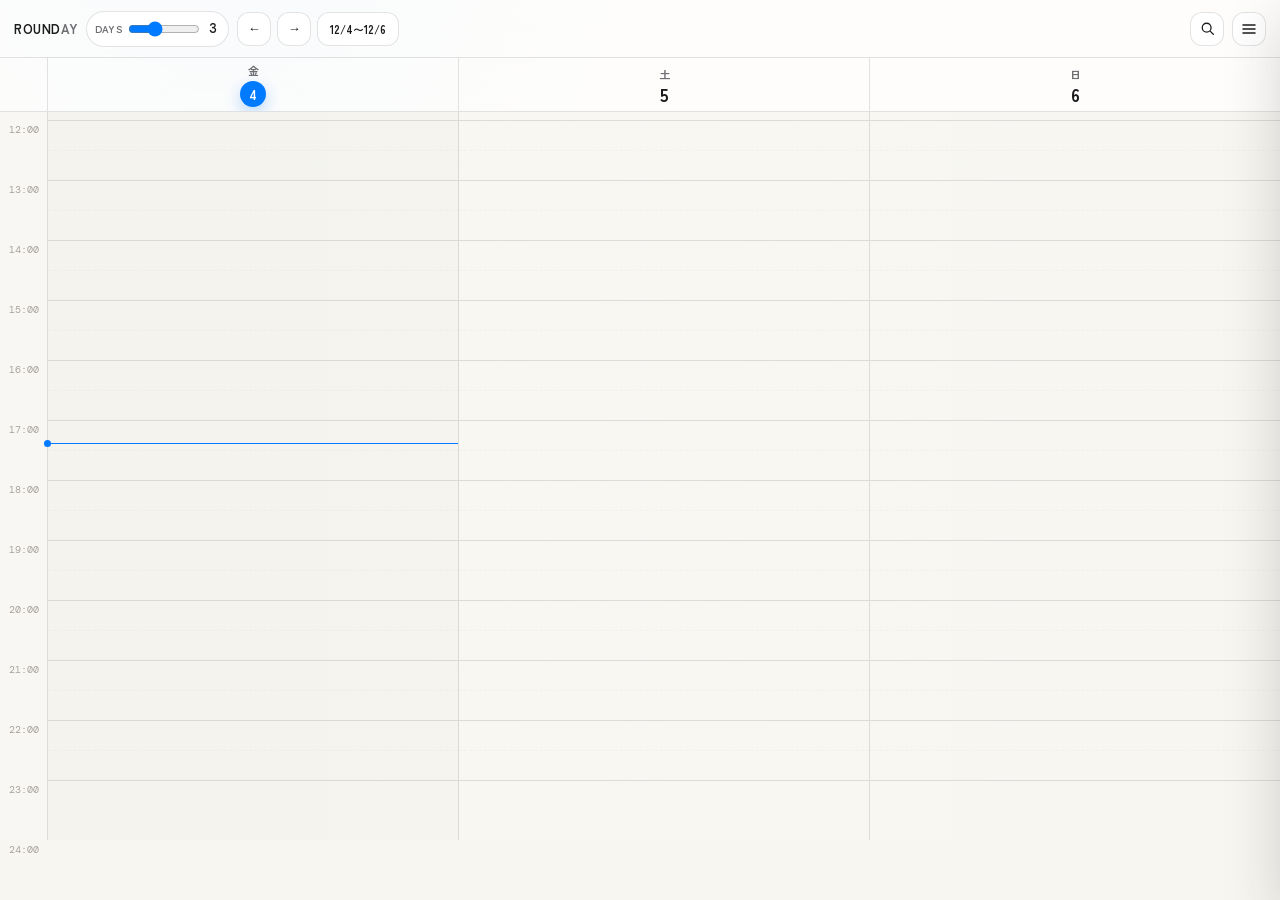
<file: index.html>
<!DOCTYPE html>
<html lang="ja">
<head>
<meta charset="UTF-8">
<meta name="viewport" content="width=device-width, initial-scale=1.0, maximum-scale=1.0, viewport-fit=cover">
<title>Rounday</title>
<link rel="manifest" href="manifest.json">
<meta name="theme-color" content="#f7f5f0">
<meta name="apple-mobile-web-app-capable" content="yes">
<meta name="apple-mobile-web-app-status-bar-style" content="default">
<meta name="apple-mobile-web-app-title" content="Rounday">
<link rel="apple-touch-icon" href="icon-192.png">
<link rel="preconnect" href="https://fonts.googleapis.com">
<link href="https://fonts.googleapis.com/css2?family=DM+Mono:ital,wght@0,300;0,400;0,500;1,300&family=Jost:wght@300;400;500&family=Zen+Kaku+Gothic+New:wght@300;400;500&display=swap" rel="stylesheet">
<link rel="stylesheet" href="styles.css?v=20260803-4">
</head>
<body>

<div id="header">
  <div class="logo">ROUND<em>AY</em></div>
  <div class="day-selector">
    <label>DAYS</label>
    <input type="range" id="dayRange" min="1" max="7" value="3">
    <span class="day-count-label" id="dayCountLabel">3</span>
  </div>
  <div class="nav-row">
    <button class="nav-btn" id="prevBtn">&#8592;</button>
    <button class="nav-btn" id="nextBtn">&#8594;</button>
    <button class="cal-open-btn" id="calOpenBtn">2026/05</button>
  </div>
  <button class="header-icon-btn" id="searchBtn" title="検索" aria-label="検索" style="margin-left:auto;">
    <svg width="17" height="17" viewBox="0 0 24 24" fill="none" stroke="currentColor" stroke-width="1.8" stroke-linecap="round" aria-hidden="true">
      <circle cx="10.8" cy="10.8" r="6.2"/><path d="m16 16 4.2 4.2"/>
    </svg>
  </button>
  <button class="header-icon-btn" id="menuBtn" title="メニュー" aria-label="メニュー">
    <svg width="16" height="16" viewBox="0 0 16 16" fill="none" stroke="currentColor" stroke-width="1.5" stroke-linecap="round">
      <line x1="2" y1="4" x2="14" y2="4"/><line x1="2" y1="8" x2="14" y2="8"/><line x1="2" y1="12" x2="14" y2="12"/>
    </svg>
  </button>
</div>

<div id="toolbar">
  <div class="toolbar-spacer"></div>
  <div class="toolbar-days" id="toolbarDays"></div>
</div>

<div id="scroll-area">
  <div id="grid">
    <div id="time-col"></div>
    <div id="days-wrap"></div>
  </div>
</div>

<!-- SEARCH -->
<div class="overlay" id="searchOverlay">
  <div class="modal search-modal">
    <div class="modal-header">
      <span class="modal-title">検索</span>
      <button class="modal-close" id="searchClose" aria-label="検索を閉じる">&times;</button>
    </div>
    <div class="modal-body">
      <input class="search-input" id="searchInput" type="search" placeholder="予定・リマインダー・TODOを検索" autocomplete="off">
      <div class="search-results" id="searchResults"></div>
    </div>
  </div>
</div>

<!-- EVENT MODAL -->
<div class="overlay" id="overlay">
  <div class="modal">
    <div class="modal-header">
      <span class="modal-title" id="modalTitle">NEW EVENT</span>
      <button class="modal-close" id="modalClose">×</button>
    </div>
    <div class="modal-body">
  <!-- 基本セクション -->
  <div class="field">
    <label>予定名</label>
    <input type="text" id="fTitle" placeholder="例：数学の授業">
  </div>
  <div class="field important-event-field">
    <input type="checkbox" id="fImportant">
    <label for="fImportant">重要な予定としてカレンダーに表示</label>
  </div>
  <div class="field">
    <label>タイプ</label>
    <div class="type-toggle">
      <button class="type-btn active" data-type="focus" id="btnFocus">集中</button>
      <button class="type-btn" data-type="nonfocus" id="btnNonfocus">非集中</button>
    </div>
  </div>
  <div class="field">
    <label>色</label>
    <div class="color-row" id="colorRow"></div>
  </div>
  <div class="field">
    <label>開始時刻</label>
    <div class="time-row">
      <select id="fSh"></select><span class="time-sep">:</span><select id="fSm"></select>
    </div>
  </div>
  <div class="field">
    <label>終了時刻</label>
    <div class="time-row">
      <select id="fEh"></select><span class="time-sep">:</span><select id="fEm"></select>
    </div>
  </div>

  <!-- 詳細セクション -->
  <button type="button" id="detailToggleBtn" style="
    background:none; border:none; cursor:pointer;
    font-family:'DM Mono',monospace; font-size:11px;
    color:var(--text-muted); letter-spacing:0.08em;
    padding:4px 0; text-align:left; width:100%;
    border-top:1px solid var(--border); margin-top:4px; padding-top:10px;
  ">▶ 詳細設定</button>

  <div id="detailSection" style="display:none; flex-direction:column; gap:12px; margin-top:4px;">
    <div class="field" id="memoField">
      <label>メモ（この予定が繰り返される場合，このメモも繰り返されます）</label>
      <textarea id="fMemo" placeholder="例：期末テスト・発表あり"></textarea>
    </div>

    <hr class="section-divider">
<div class="section-label">アラーム</div>
<div class="field">
  <label>タイミング</label>
  <select id="fAlertTiming">
    <option value="none">なし</option>
    <option value="morning">当日朝（8:00）</option>
    <option value="1h">1時間前</option>
    <option value="30min">30分前</option>
    <option value="15min">15分前</option>
    <option value="custom">カスタム</option>
  </select>
</div>
<div class="field" id="alertCustomField" style="display:none;">
  <label>通知時刻</label>
  <div class="time-row">
    <select id="fAlertH" style="flex:1"></select>
    <span class="time-sep">:</span>
    <select id="fAlertM" style="flex:1"></select>
  </div>
</div>
<div class="field">
  <label>文言</label>
  <input type="text" id="fAlertMsg" placeholder="例：もうすぐ〇〇があります">
  <div style="font-size:10px; color:var(--text-faint); margin-top:4px; font-family:'DM Mono',monospace;">空欄の場合「もうすぐ〇〇があります」</div>
</div>

<hr class="section-divider">
<div class="section-label">自分へのメッセージ</div>
<div class="field" style="flex-direction:row; align-items:center; gap:8px;">
  <input type="checkbox" id="fNotifEnabled" style="width:auto;">
  <label style="text-transform:none; font-size:12px; color:var(--text);">メッセージを設定する</label>
</div>
<div id="notifFields" style="display:none; flex-direction:column; gap:12px;">
  <div class="field">
    <label>時刻（その日中）</label>
    <div class="time-row">
      <select id="fNotifH" style="flex:1"></select>
      <span class="time-sep">:</span>
      <select id="fNotifM" style="flex:1"></select>
    </div>
  </div>
  <div class="field">
    <label>文言</label>
    <input type="text" id="fNotifMsg" placeholder="例：課題出た？タスクに追加した？">
    <div style="font-size:10px; color:var(--text-faint); margin-top:4px; font-family:'DM Mono',monospace;">空欄の場合「〇〇はどうでしたか？」</div>
  </div>
</div>

    <hr class="section-divider">
    <div class="section-label">予定グループ（紐づけ）</div>
    <div class="field">
      <label>同じ予定として紐づける</label>
      <select id="fLinkedGroup">
        <option value="">なし（新規グループ）</option>
      </select>
    </div>

    <hr class="section-divider">
    <div class="section-label">繰り返し設定</div>
    <div class="field">
      <label>繰り返し</label>
      <select id="fRepeat">
        <option value="none">なし</option>
        <option value="weekly">毎週</option>
        <option value="nweekly">N週ごと</option>
        <option value="monthly_dow">月の第N曜日</option>
      </select>
    </div>
    
    <div class="repeat-sub" id="subNWeekly">
      <div class="field">
        <label>間隔（週）</label>
        <select id="fNWeek">
          <option value="2">2週ごと</option>
          <option value="3">3週ごと</option>
          <option value="4">4週ごと</option>
        </select>
      </div>
    </div>
    <div class="repeat-sub" id="subMonthlyDow">
      <div class="field">
        <label>第N週（複数選択可）</label>
        <div style="display:flex; gap:4px;">
          <button class="wd-btn" data-mw="1">第1</button>
          <button class="wd-btn" data-mw="2">第2</button>
          <button class="wd-btn" data-mw="3">第3</button>
          <button class="wd-btn" data-mw="4">第4</button>
        </div>
      </div>
      <div class="field">
        <label>曜日</label>
        <select id="fMonthDow">
          <option value="0">日</option><option value="1">月</option>
          <option value="2">火</option><option value="3">水</option>
          <option value="4">木</option><option value="5">金</option><option value="6">土</option>
        </select>
      </div>
    </div>

      <div class="repeat-sub" id="subWeekdays">
        <div class="field">
          <label>追加する曜日（複数選択可）</label>
          <div class="weekday-row" id="weekdayRow"></div>
        </div>
      </div>

    <div class="repeat-sub" id="subRepeatRange">
      <div class="date-row">
        <div class="field">
          <label>開始日</label>
          <input type="date" id="fRepeatFrom">
        </div>
        <div class="field">
          <label>終了日</label>
          <input type="date" id="fRepeatTo">
        </div>
      </div>
    </div>
  </div>
</div>
    <div class="modal-footer">
      <button class="btn" id="modalCancel">キャンセル</button>
      <button class="btn btn-primary" id="modalSave">保存</button>
    </div>
  </div>
</div>

<!-- TASK MODAL -->
<div class="overlay" id="taskOverlay">
  <div class="modal" id="taskModal">
    <div class="modal-header">
      <span class="modal-title" id="taskModalTitle">NEW TASK</span>
      <button class="modal-close" id="taskModalClose">×</button>
    </div>
    <div class="modal-body">
      <div class="field">
        <label>リマインド内容</label>
        <input type="text" id="tText" placeholder="例：課題提出した？">
      </div>
      <div class="field">
        <label>通知日時</label>
        <div class="time-row" style="gap:8px">
          <input type="date" id="tDate" style="flex:1.2">
          <div class="time-row" style="flex:1">
            <select id="tHour" style="flex:1"></select>
            <span class="time-sep">:</span>
            <select id="tMin" style="flex:1"></select>
          </div>
        </div>
      </div>
      <div class="field">
        <label>通知文言（省略可）</label>
<input type="text" id="tNote" placeholder="例：英語の課題、忘れてない？">
      </div>
      <div class="field">
        <label>関連予定（任意）</label>
        <select id="tEvLink">
          <option value="">-- 紐づけない --</option>
        </select>
        <div style="font-size:10px; color:var(--text-faint); margin-top:4px; font-family:'DM Mono',monospace; line-height:1.5;">
  例：「数学の授業」に紐づけ→授業後に<br>「課題でた？提出した？」と確認できる
</div>
      </div>
    </div>
    <div class="modal-footer">
      <button class="btn" id="taskModalCancel">キャンセル</button>
      <button class="btn btn-primary" id="taskModalSave">保存</button>
    </div>
  </div>
</div>

<!-- TODO MODAL -->
<div class="overlay" id="todoOverlay">
  <div class="modal">
    <div class="modal-header">
      <span class="modal-title" id="todoModalTitle">NEW TODO</span>
      <button class="modal-close" id="todoModalClose">×</button>
    </div>
    <div class="modal-body">
      <div class="field">
        <label>タスク名</label>
        <input type="text" id="tdText" placeholder="例：英語の課題">
      </div>
      <div class="field">
        <label>発生元の日付（任意）</label>
        <input type="date" id="tdOriginDate">
      </div>
      <div class="field">
        <label>発生元の予定（任意）</label>
        <select id="tdOriginEv">
          <option value="">-- 選択しない --</option>
        </select>
      </div>
      <div class="field">
        <label>期限</label>
        <div class="time-row" style="gap:8px">
          <input type="date" id="tdDate" style="flex:1.2">
          <div class="time-row" style="flex:1">
            <select id="tdHour" style="flex:1"></select>
            <span class="time-sep">:</span>
            <select id="tdMin" style="flex:1"></select>
          </div>
        </div>
      </div>
    </div>
    <div class="modal-footer">
      <button class="btn" id="todoModalCancel">キャンセル</button>
      <button class="btn btn-primary" id="todoModalSave">保存</button>
    </div>
  </div>
</div>

<!-- TODAY PANEL -->
<div id="todayPanel" aria-hidden="true">
  <div class="panel-header">
    <span class="panel-title">Today</span>
    <button class="panel-close" id="todayPanelClose" aria-label="Todayを閉じる">&times;</button>
  </div>
  <div class="panel-body" id="todayList"></div>
</div>

<!-- TASK PANEL -->
<div id="taskPanel">
  <div class="panel-header">
    <span class="panel-title"><svg class="panel-title-icon" viewBox="0 0 24 24" fill="none" stroke="currentColor" stroke-width="1.8" stroke-linecap="round" stroke-linejoin="round" aria-hidden="true"><path d="M18 8a6 6 0 0 0-12 0c0 7-3 7-3 9h18c0-2-3-2-3-9"/><path d="M10 21h4"/><path d="M10.8 18.5a1.4 1.4 0 0 0 2.4 0"/></svg>リマインダー</span>
    <button class="panel-close" id="taskPanelClose">×</button>
  </div>
  <div class="panel-body" id="taskList"></div>
  <button class="panel-add-btn" id="taskAddBtn">＋ リマインダーを追加</button>
</div>

<!-- TODO PANEL -->
<div id="todoPanel">
  <div class="panel-header">
    <span class="panel-title">📝 TODO</span>
    <button class="panel-close" id="todoPanelClose">×</button>
  </div>
  <div class="panel-body" id="todoList"></div>
  <button class="panel-add-btn" id="todoAddBtn">＋ タスクを追加</button>
</div>

<!-- SELF MESSAGE PANEL -->
<div id="selfMessagePanel">
  <div class="panel-header">
    <span class="panel-title"><svg class="panel-title-icon" viewBox="0 0 24 24" fill="none" stroke="currentColor" stroke-width="1.8" stroke-linecap="round" stroke-linejoin="round" aria-hidden="true"><path d="M4 5.5A3.5 3.5 0 0 1 7.5 2h9A3.5 3.5 0 0 1 20 5.5v6A3.5 3.5 0 0 1 16.5 15H11l-5 4v-4.2A3.5 3.5 0 0 1 4 11.5z"/><path d="M8 7h8"/><path d="M8 10.5h5.5"/></svg>自分へのメッセージ</span>
    <button class="panel-close" id="selfMessagePanelClose">×</button>
  </div>
  <div class="panel-body" id="selfMessageList"></div>
</div>

<!-- BULK NOTIF MODAL -->
<div class="overlay" id="bulkNotifOverlay">
  <div class="modal">
    <div class="modal-header">
      <span class="modal-title">自分へのメッセージを一括設定</span>
      <button class="modal-close" id="bulkNotifClose">×</button>
    </div>
    <div class="modal-body">
      <div class="field">
        <label>対象日</label>
        <input type="date" id="bulkDate">
      </div>
      <div class="field">
        <label>時刻（その日中）</label>
        <div class="time-row">
          <select id="bulkNotifH" style="flex:1"></select>
          <span class="time-sep">:</span>
          <select id="bulkNotifM" style="flex:1"></select>
        </div>
      </div>
      <div class="field">
        <label>メッセージ文言</label>
        <input type="text" id="bulkNotifMsg" placeholder="例：課題出た？タスクに追加した？">
        <div style="font-size:10px; color:var(--text-faint); margin-top:4px; font-family:'DM Mono',monospace;">空欄の場合「〇〇はどうでしたか？」</div>
      </div>
      
      <div class="field">
  <label>繰り返し設定</label>
  <div class="type-toggle">
    <button class="type-btn active" id="bulkRepeatOnce">この日だけ</button>
    <button class="type-btn" id="bulkRepeatAlways">毎回繰り返し</button>
  </div>
</div>
      
      <div class="field">
        <label>対象予定を選択</label>
        <div id="bulkEvList" style="max-height:200px; overflow-y:auto; border:1px solid var(--border); border-radius:3px; padding:4px 8px;"></div>
      </div>
    </div>
    <div class="modal-footer">
      <button class="btn" id="bulkNotifCancel">キャンセル</button>
      <button class="btn btn-primary" id="bulkNotifSave">保存</button>
    </div>
  </div>
</div>
<!-- DAY MEMO MODAL -->
<div class="overlay" id="dayMemoOverlay">
  <div class="modal" style="width:320px;">
    <div class="modal-header">
      <span class="modal-title" id="dayMemoTitle">この日だけメモ</span>
      <button class="modal-close" id="dayMemoClose">×</button>
    </div>
    <div class="modal-body">
      <div class="field">
        <label>メモ（この日だけ）</label>
        <textarea id="fDayMemo" placeholder="例：今日は発表あり" style="min-height:80px;"></textarea>
      </div>
    </div>
    <div class="modal-footer">
      <button class="btn" id="dayMemoCancel">キャンセル</button>
      <button class="btn" id="dayMemoClear" style="color:#c0392b;">クリア</button>
      <button class="btn btn-primary" id="dayMemoSave">保存</button>
    </div>
  </div>
</div>
<!-- CALENDAR PICKER -->
<div id="calPickerOverlay">
  <div class="cal-picker">
    <div class="cal-picker-head">
      <select id="calYear"></select>
      <select id="calMonth"></select>
      <button class="cal-picker-close" id="calPickerClose">×</button>
    </div>
    <div class="cal-grid" id="calGrid"></div>
  </div>
</div>

<!-- IMPORTANT EVENTS -->
<div class="overlay" id="importantEventsOverlay">
  <div class="modal important-events-modal">
    <div class="modal-header"><span class="modal-title">重要な予定</span><button class="modal-close" id="importantEventsClose">×</button></div>
    <div class="modal-body"><div class="important-events-date" id="importantEventsDate"></div><div class="important-events-list" id="importantEventsList"></div></div>
  </div>
</div>

<!-- SCHEDULING BANNER -->
<div id="schedulingBanner">
  <span>時間帯をドラッグして予定を作成</span>
  <button class="cancel-btn" id="schedulingCancel">キャンセル</button>
</div>

<!-- SELF MESSAGE BANNER -->
<div id="selfMessageBanner">
  <div class="self-message-banner-main">
    <div class="self-message-banner-label">MESSAGE</div>
    <div class="self-message-banner-text" id="selfMessageBannerText"></div>
    <div class="self-message-banner-meta" id="selfMessageBannerMeta"></div>
  </div>
  <div class="self-message-banner-actions">
    <button class="self-message-banner-btn" id="selfMessageBannerSnooze">再通知</button>
    <button class="self-message-banner-btn" id="selfMessageBannerDone">完了</button>
    <button class="self-message-banner-close" id="selfMessageBannerClose">×</button>
    </div>
</div>

<!-- SELF MESSAGE SNOOZE MODAL -->
<div class="overlay" id="selfSnoozeOverlay">
  <div class="modal" style="width:min(340px,94vw);">
    <div class="modal-header">
      <span class="modal-title">再通知</span>
      <button class="modal-close" id="selfSnoozeClose">×</button>
    </div>
    <div class="modal-body">
      <div class="field">
        <label>再通知タイミング</label>
        <select id="selfSnoozeType">
          <option value="day">1日後</option>
          <option value="week">1週間後</option>
          <option value="hours">何時間後</option>
          <option value="custom">カスタム</option>
        </select>
      </div>

      <div class="field" id="selfSnoozeHoursField" style="display:none;">
        <label>何時間後</label>
        <input type="number" id="selfSnoozeHours" min="1" max="168" value="3" style="
          padding:7px 9px;
          border:1px solid var(--border-strong);
          border-radius:var(--radius-btn);
          font-family:'Noto Sans JP',sans-serif;
          font-size:13px;
          background:var(--bg);
          color:var(--text);
          outline:none;
          width:100%;
        ">
      </div>

      <div id="selfSnoozeCustomField" style="display:none; flex-direction:column; gap:12px;">
        <div class="field">
          <label>日付</label>
          <input type="date" id="selfSnoozeCustomDate">
        </div>
        <div class="field">
          <label>時刻</label>
          <div class="time-row">
            <select id="selfSnoozeCustomH" style="flex:1"></select>
            <span class="time-sep">:</span>
            <select id="selfSnoozeCustomM" style="flex:1"></select>
          </div>
        </div>
      </div>
    </div>
    <div class="modal-footer">
      <button class="btn" id="selfSnoozeCancel">キャンセル</button>
      <button class="btn btn-primary" id="selfSnoozeSave">保存</button>
    </div>
  </div>
</div>

<!-- REMINDER SNOOZE MODAL -->
<div class="overlay" id="reminderSnoozeOverlay">
  <div class="modal" style="width:min(340px,94vw);">
    <div class="modal-header">
      <span class="modal-title">リマインダー再通知</span>
      <button class="modal-close" id="reminderSnoozeClose">×</button>
    </div>

    <div class="modal-body">
      <div class="field">
        <label>再通知タイミング</label>
        <select id="reminderSnoozeType">
          <option value="day">1日後</option>
          <option value="week">1週間後</option>
          <option value="hours">何時間後</option>
          <option value="custom">カスタム</option>
        </select>
      </div>

      <div class="field" id="reminderSnoozeHoursField" style="display:none;">
        <label>何時間後</label>
        <input type="number" id="reminderSnoozeHours" min="1" max="168" value="3" style="
          padding:7px 9px;
          border:1px solid var(--border-strong);
          border-radius:var(--radius-btn);
          font-family:'Noto Sans JP',sans-serif;
          font-size:13px;
          background:var(--bg);
          color:var(--text);
          outline:none;
          width:100%;
        ">
      </div>

      <div id="reminderSnoozeCustomField" style="display:none; flex-direction:column; gap:12px;">
        <div class="field">
          <label>日付</label>
          <input type="date" id="reminderSnoozeCustomDate">
        </div>

        <div class="field">
          <label>時刻</label>
          <div class="time-row">
            <select id="reminderSnoozeCustomH" style="flex:1"></select>
            <span class="time-sep">:</span>
            <select id="reminderSnoozeCustomM" style="flex:1"></select>
          </div>
        </div>
      </div>
    </div>

    <div class="modal-footer">
      <button class="btn" id="reminderSnoozeCancel">キャンセル</button>
      <button class="btn btn-primary" id="reminderSnoozeSave">保存</button>
    </div>
  </div>
</div>

<!-- DELETE REPEAT MODAL -->
<div class="overlay" id="deleteRepeatOverlay">
  <div class="modal" style="width:min(300px,94vw);">
    <div class="modal-header">
      <span class="modal-title">繰り返し予定の削除</span>
      <button class="modal-close" id="deleteRepeatClose">×</button>
    </div>
    <div class="modal-body">
      <div style="font-size:13px; color:var(--text); line-height:1.6;">
        どの範囲を削除しますか？
      </div>
    </div>
    <div class="modal-footer" style="flex-direction:column; gap:8px;">
      <button class="btn" id="deleteRepeatOne" style="width:100%; text-align:center;">この日だけ削除</button>
      <button class="btn" id="deleteRepeatAfter" style="width:100%; text-align:center;">この日以降をすべて削除</button>
      <button class="btn danger" id="deleteRepeatAll" style="width:100%; text-align:center; color:#c0392b;">すべて削除</button>
    </div>
  </div>
</div>

<!-- EV DETAIL PANEL -->
<div id="evDetailPanel">
  <div class="ev-detail-sheet" style="position:relative;">
    <button class="ev-detail-close" id="evDetailClose">×</button>
    <div class="ev-detail-title" id="evDetailTitle"></div>
    <div class="ev-detail-time" id="evDetailTime"></div>
    <div class="ev-detail-memo" id="evDetailMemo"></div>
    <div class="ev-detail-btns">
      <button class="ev-detail-btn" id="evDetailEdit">✏ 編集</button>
      <button class="ev-detail-btn" id="evDetailDayMemo">🗒 この日だけメモ</button>
      <button class="ev-detail-btn" id="evDetailNextOcc">📅 次回を確認</button>
      <button class="ev-detail-btn" id="evDetailAddTask">🔔 リマインダーを追加</button>
      <button class="ev-detail-btn" id="evDetailAddTodo" style="display:none;">📝 TODOを追加</button>
      <button class="ev-detail-btn" id="evDetailImportant">★ 重要にする</button>
      <button class="ev-detail-btn danger" id="evDetailDelete">✕ 削除</button>
    </div>
  </div>
</div>

<!-- CTX MENU -->
<div class="ctx-menu" id="ctxMenu">
  <div style="display:flex; justify-content:flex-end; padding:4px 4px 0;">
    <button style="background:none; border:none; cursor:pointer; font-size:16px; color:var(--text-muted); line-height:1; padding:0 4px;" id="ctxClose">×</button>
  </div>
  <div class="ctx-item" id="ctxEdit">✏ 編集</div>
  <div class="ctx-item" id="ctxNotifEdit">🔔 通知を編集</div>
  <div class="ctx-item" id="ctxDayMemo">🗒 この日だけメモ</div>
  <div class="ctx-item" id="ctxNextOccurrence">📅 次回を確認</div>
  <div class="ctx-item" id="ctxAddTask">🔔 リマインダーを追加</div>
  <div class="ctx-item" id="ctxAddTodo" style="display:none;">📝 TODOを追加</div>
  <div class="ctx-sep"></div>
  <div class="ctx-item danger" id="ctxDelete">✕ 削除</div>
</div>

<!-- DRAWER OVERLAY -->
<div id="drawerOverlay"></div>

<!-- DRAWER -->
<div id="drawer">
  <div class="drawer-header">
    <span class="drawer-title">MENU</span>
    <button class="drawer-close" id="drawerClose">×</button>
  </div>
  <div class="drawer-body">
    <button class="drawer-item" id="drawerToday">
      <span class="drawer-item-icon">
        <svg width="15" height="15" viewBox="0 0 15 15" fill="none" stroke="currentColor" stroke-width="1.4" stroke-linecap="round" stroke-linejoin="round" aria-hidden="true">
          <rect x="2" y="3" width="11" height="10" rx="1.5"/><line x1="2" y1="6" x2="13" y2="6"/><line x1="5" y1="2" x2="5" y2="4.5"/><line x1="10" y1="2" x2="10" y2="4.5"/>
        </svg>
      </span>
      Today
    </button>
    <button class="drawer-item" id="drawerSettings">
      <span class="drawer-item-icon">
        <svg width="15" height="15" viewBox="0 0 15 15" fill="none" stroke="currentColor" stroke-width="1.4" stroke-linecap="round" stroke-linejoin="round">
          <circle cx="7.5" cy="7.5" r="2"/><path d="M7.5 1v1.5M7.5 12.5V14M1 7.5h1.5M12.5 7.5H14M2.6 2.6l1.1 1.1M11.3 11.3l1.1 1.1M11.3 3.7l-1.1 1.1M3.8 11.2l-1.1 1.1"/>
        </svg>
      </span>
      設定
    </button>
    <button class="drawer-item" id="drawerReminder">
      <span class="drawer-item-icon">
        <svg width="18" height="18" viewBox="0 0 24 24" fill="none" stroke="currentColor" stroke-width="1.8" stroke-linecap="round" stroke-linejoin="round" aria-hidden="true">
          <path d="M18 8a6 6 0 0 0-12 0c0 7-3 7-3 9h18c0-2-3-2-3-9"/>
          <path d="M10 21h4"/>
          <path d="M10.8 18.5a1.4 1.4 0 0 0 2.4 0"/>
        </svg>
      </span>
      リマインダー
    </button>
    <button class="drawer-item" id="drawerBulkNotif">
      <span class="drawer-item-icon">
        <svg width="15" height="15" viewBox="0 0 15 15" fill="none" stroke="currentColor" stroke-width="1.4" stroke-linecap="round" stroke-linejoin="round">
          <rect x="2" y="2" width="11" height="11" rx="1.5"/><line x1="5" y1="5.5" x2="10" y2="5.5"/><line x1="5" y1="8" x2="10" y2="8"/><line x1="5" y1="10.5" x2="8" y2="10.5"/>
        </svg>
      </span>
      メッセージを一括設定
    </button> 
    <button class="drawer-item" id="drawerSelfMessage">
      <span class="drawer-item-icon">
        <svg width="15" height="15" viewBox="0 0 15 15" fill="none" stroke="currentColor" stroke-width="1.4" stroke-linecap="round" stroke-linejoin="round">
          <path d="M2.5 3.5h10v6.5h-6l-3 2.5v-2.5h-1z"/>
          <line x1="5" y1="6" x2="10" y2="6"/>
          <line x1="5" y1="8" x2="8.5" y2="8"/>
        </svg>
      </span>
  自分へのメッセージ
</button>
    <button class="drawer-item" id="drawerTodo">
      <span class="drawer-item-icon">
        <svg width="15" height="15" viewBox="0 0 15 15" fill="none" stroke="currentColor" stroke-width="1.4" stroke-linecap="round" stroke-linejoin="round">
          <rect x="2" y="2" width="11" height="11" rx="1.5"/>
          <polyline points="5,7.5 6.5,9 10,5.5"/>
        </svg>
      </span>
      TODO
    </button>
    
  </div>
</div>

<!-- SETTINGS MODAL -->
<div class="overlay" id="settingsOverlay">
  <div class="modal">
    <div class="modal-header">
      <span class="modal-title">SETTINGS</span>
      <button class="modal-close" id="settingsClose">×</button>
    </div>
    <div class="modal-body">
      <div class="settings-section-label">テーマ</div>
      <div style="display:grid; grid-template-columns:1fr 1fr; gap:10px; margin-bottom:4px;">
        <button class="theme-btn" data-theme="ios-light">
          <div class="theme-preview ios-light-preview"></div>
          <span>Light</span>
        </button>
        <button class="theme-btn" data-theme="ios-dark">
          <div class="theme-preview ios-dark-preview"></div>
          <span>Dark</span>
        </button>
      </div>
            <div class="settings-section-label">Accent</div>
      <div class="accent-grid" aria-label="Accent color">
        <button class="accent-btn accent-blue" data-accent="blue" title="Blue"></button>
        <button class="accent-btn accent-indigo" data-accent="indigo" title="Indigo"></button>
        <button class="accent-btn accent-purple" data-accent="purple" title="Purple"></button>
        <button class="accent-btn accent-pink" data-accent="pink" title="Pink"></button>
        <button class="accent-btn accent-orange" data-accent="orange" title="Orange"></button>
        <button class="accent-btn accent-green" data-accent="green" title="Green"></button>
        <button class="accent-btn accent-teal" data-accent="teal" title="Teal"></button>
        <button class="accent-btn accent-graphite" data-accent="graphite" title="Graphite"></button>
      </div>
      <hr class="section-divider">  
      <div class="settings-section-label">朝の一括通知</div>
      <div class="field" style="flex-direction:row; align-items:center; gap:8px;">
        <input type="checkbox" id="morningNotifEnabled" style="width:auto;">
        <label style="text-transform:none; font-size:12px; color:var(--text);">今日の予定を朝にまとめて通知する</label>
      </div>
      <div id="morningNotifFields" style="display:none; flex-direction:column; gap:8px;">
        <div class="field">
          <label>通知時刻</label>
          <div class="time-row">
            <select id="morningNotifH" style="flex:1"></select>
            <span class="time-sep">:</span>
            <select id="morningNotifM" style="flex:1"></select>
          </div>
        </div>
      </div>
      <hr class="section-divider">  
      <div class="settings-section-label">紐づけ候補</div>
      <div class="field">
        <label>候補を残す期間</label>
        <select id="linkCandidateDays">
          <option value="30">最後の予定から30日</option>
          <option value="45">最後の予定から45日</option>
          <option value="60">最後の予定から60日</option>
          <option value="90">最後の予定から90日</option>
        </select>
      </div>
      <div class="field" style="flex-direction:row; align-items:center; gap:8px;">
        <input type="checkbox" id="includeSingleEventsInLinks" style="width:auto;">
        <label style="text-transform:none; font-size:12px; color:var(--text);">単発予定も候補に入れる</label>
      </div>
      <hr class="section-divider">  
      <div class="settings-section-label">週の開始曜日</div>
      <div class="type-toggle" style="margin-bottom:4px;">
        <button class="type-btn" id="weekStartSun" data-ws="0">日曜始まり</button>
        <button class="type-btn" id="weekStartMon" data-ws="1">月曜始まり</button>
      </div>
      <hr class="section-divider">
      <div class="settings-section-label">時間軸の表示範囲</div>
      <div style="display:flex; gap:12px; align-items:center; flex-wrap:wrap;">
        <div class="field" style="flex:1; min-width:100px;">
          <label>開始時刻</label>
          <select id="settingsTimeStart"></select>
        </div>
        <div class="field" style="flex:1; min-width:100px;">
          <label>終了時刻</label>
          <select id="settingsTimeEnd"></select>
        </div>
      </div>
      <hr class="section-divider">
      <div class="settings-section-label">データ管理</div>
      <div style="display:flex; gap:8px; flex-wrap:wrap; margin-top:4px;">
        <button class="btn" id="settingsExport" style="flex:1;">エクスポート</button>
        <label class="btn" id="settingsImportLabel" style="flex:1; text-align:center; cursor:pointer;">
          インポート
          <input type="file" id="settingsImportFile" accept=".json" style="display:none;">
        </label>
      </div>
    </div>
    <div class="modal-footer">
      <button class="btn btn-primary" id="settingsDone">閉じる</button>
    </div>
  </div>
</div>

<script src="app.js?v=20261120-1"></script>
</body>
</html>
</file>
<file: styles.css>
*, *::before, *::after { box-sizing: border-box; margin: 0; padding: 0; }
:root {
  --bg: #f9f9f7;
  --surface: #ffffff;
  --border: #e8e8e4;
  --border-strong: #c8c8c2;
  --text: #111110;
  --text-muted: #888884;
  --text-faint: #bbbbb5;
  --header-h: 52px;
  --toolbar-h: 44px;
  --time-col: 48px;
  --slot-h: 60px;
  --radius-btn: 3px;
  --radius-ev: 3px;
  --spacing-modal-pad: 16px;
}

/* Elegant */
[data-theme="elegant"] {
  --bg: #f4f6f9;
  --surface: #ffffff;
  --border: #dde3ec;
  --border-strong: #b8c4d4;
  --text: #1a1f2e;
  --text-muted: #7a8799;
  --text-faint: #b0bac8;
  --radius-btn: 8px;
  --radius-ev: 8px;
  --spacing-modal-pad: 20px;
}

/* Modern */
[data-theme="modern"] {
  --bg: #f5f5f5;
  --surface: #ffffff;
  --border: #d0d0d0;
  --border-strong: #999999;
  --text: #0a0a0a;
  --text-muted: #666666;
  --text-faint: #aaaaaa;
  --radius-btn: 12px;
  --radius-ev: 12px;
  --spacing-modal-pad: 20px;
}

/* Warm */
[data-theme="warm"] {
  --bg: #faf7f2;
  --surface: #fffdf9;
  --border: #e8e0d4;
  --border-strong: #c8b89e;
  --text: #2c1f0e;
  --text-muted: #8c7355;
  --text-faint: #bba882;
  --radius-btn: 8px;
  --radius-ev: 8px;
  --spacing-modal-pad: 20px;
}
html, body { height: 100%; overflow: hidden; }
body { font-family: 'Zen Kaku Gothic New', sans-serif; background: var(--bg); color: var(--text); font-size: 13px; }

/* HEADER */
#header {
  height: var(--header-h);
  display: flex; align-items: center; justify-content: space-between;
  padding: 0 10px;
  background: var(--surface);
  border-bottom: 1px solid var(--border);
  box-shadow: 0 1px 8px rgba(0,0,0,0.06);
  position: relative; z-index: 100;
  gap: 6px;
  flex-wrap: nowrap;
  min-width: 0;
}
.logo { font-family: 'DM Mono', monospace; font-size: 14px; font-weight: 500; letter-spacing: 0.12em; }
.logo em { font-style: normal; color: var(--text-muted); }
.day-selector { display: flex; align-items: center; gap: 6px; }
.day-selector label { font-family: 'DM Mono', monospace; font-size: 10px; color: var(--text-muted); letter-spacing: 0.08em; }
.day-selector input[type=range] { width: 72px; accent-color: var(--text); cursor: pointer; }
.day-count-label { font-family: 'DM Mono', monospace; font-size: 13px; font-weight: 500; min-width: 14px; text-align: center; }
.nav-row { display: flex; align-items: center; gap: 6px; }
.nav-btn { width: 28px; height: 28px; border: 1px solid var(--border-strong); background: transparent; cursor: pointer; display: flex; align-items: center; justify-content: center; font-size: 13px; color: var(--text); border-radius: 3px; transition: background 0.12s; }
.nav-btn:hover { background: var(--border); }
.today-btn { padding: 0 10px; height: 28px; border: 1px solid var(--border-strong); background: transparent; cursor: pointer; font-family: 'DM Mono', monospace; font-size: 11px; letter-spacing: 0.06em; color: var(--text); border-radius: 3px; transition: background 0.12s; }
.today-btn:hover { background: var(--border); }
.header-icon-btn { width: 28px; height: 28px; border: 1px solid var(--border-strong); background: transparent; cursor: pointer; display: flex; align-items: center; justify-content: center; font-size: 14px; border-radius: 3px; transition: background 0.12s; }
.header-icon-btn:hover { background: var(--border); }

/* TOOLBAR */
#toolbar { height: var(--toolbar-h); display: flex; background: var(--surface); border-bottom: 1px solid var(--border); position: sticky; top: 0; z-index: 90; overflow: hidden; }
.toolbar-spacer { width: var(--time-col); min-width: var(--time-col); border-right: 1px solid var(--border); }
.toolbar-days { flex: 1; display: flex; overflow: hidden; }
.toolbar-day { flex: 1; display: flex; flex-direction: column; align-items: center; justify-content: center; border-right: 1px solid var(--border); gap: 1px; }
.toolbar-day:last-child { border-right: none; }
.toolbar-dow { font-family: 'DM Mono', monospace; font-size: 10px; color: var(--text-muted); letter-spacing: 0.1em; text-transform: uppercase; }
.toolbar-date { font-family: 'DM Mono', monospace; font-size: 16px; font-weight: 500; line-height: 1; }
.toolbar-day.is-today .toolbar-date { background: var(--text); color: #fff; width: 26px; height: 26px; display: flex; align-items: center; justify-content: center; border-radius: 50%; font-size: 13px; }

/* SCROLL */
#scroll-area { height: calc(100dvh - var(--header-h) - var(--toolbar-h) - env(safe-area-inset-bottom, 0px)); overflow-y: auto; overflow-x: hidden; }
@supports not (height: 100dvh) {
  #scroll-area { height: calc(100vh - var(--header-h) - var(--toolbar-h)); }
}
#grid { display: flex; position: relative;  }
#time-col { width: var(--time-col); min-width: var(--time-col); position: relative; border-right: 1px solid var(--border); background: var(--surface); }
.time-label { position: absolute; left: 0; right: 0; height: var(--slot-h); display: flex; align-items: flex-start; justify-content: flex-end; padding: 3px 8px 0 0; font-family: 'DM Mono', monospace; font-size: 10px; color: var(--text-faint); pointer-events: none; }
.time-label.hour-0 { color: transparent; }
#days-wrap { flex: 1; display: flex; }
.day-col { flex: 1; position: relative; border-right: 1px solid var(--border); }
.day-col:last-child { border-right: none; }
.hour-line { position: absolute; left: 0; right: 0; border-top: 1px solid var(--border); pointer-events: none; }
.hour-line.half { border-top-style: dashed; opacity: 0.45; }
.now-line { position: absolute; left: 0; right: 0; height: 1px; background: #111; z-index: 30; pointer-events: none; }
.now-line::before { content: ''; position: absolute; left: -4px; top: -3px; width: 7px; height: 7px; border-radius: 50%; background: #111; }
.drag-sel { position: absolute; left: 18px; right: 6px; background: rgba(17,17,16,0.07); border: 1px dashed var(--border-strong); border-radius: var(--radius-btn); pointer-events: none; z-index: 20; }

/* EVENTS */
.ev-focus { position: absolute; left: 18px; right: 6px; border-radius: var(--radius-ev); z-index: 25; cursor: pointer; overflow: hidden; transition: filter 0.1s; }
.ev-focus:hover { filter: brightness(0.88); }
.ev-focus-inner { padding: 4px 7px; height: 100%; display: flex; flex-direction: column; justify-content: flex-start; overflow: hidden; }
.ev-title { font-size: 11px; font-weight: 500; white-space: normal; overflow: hidden; line-height: 1.3; word-break: break-all; }
.ev-time-label { font-family: 'DM Mono', monospace; font-size: 9px; opacity: 0.7; margin-top: 1px; }
.ev-memo { font-size: 10px; opacity: 0.75; margin-top: 3px; white-space: nowrap; overflow: hidden; text-overflow: ellipsis; }

/* Non-focus: thin left bar + label */
.ev-nonfocus-wrap { position: absolute; left: 2px; width: 16px; z-index: 24; }
.ev-nonfocus-bar { position: absolute; left: 2px; width: 3px; border-radius: 2px; opacity: 0.4; cursor: pointer; transition: opacity 0.1s; }
.ev-nonfocus-bar:hover { opacity: 0.75; }
.ev-nonfocus-label { position: absolute; left: 7px; width: 9px; display: flex; flex-direction: column; align-items: center; overflow: hidden; cursor: pointer; }
.ev-nonfocus-label:hover { opacity: 0.75; }
.ev-nonfocus-text { font-family: 'DM Mono', monospace; font-size: 8px; writing-mode: vertical-rl; text-orientation: mixed; white-space: nowrap; overflow: hidden; max-height: 100%; color: var(--text-muted); opacity: 0.7; letter-spacing: 0.05em; }

/* MODAL */
.overlay { display: none; position: fixed; inset: 0; background: rgba(0,0,0,0.22); z-index: 500; align-items: center; justify-content: center; }
.overlay.open { display: flex; animation: fadeIn 0.15s ease; }
@keyframes fadeIn { from { opacity: 0; } to { opacity: 1; } }
.modal { background: var(--surface); border: 1px solid var(--border-strong); width: min(340px, 94vw); max-height: 90vh; overflow-y: auto; border-radius: var(--radius-btn); box-shadow: 0 8px 32px rgba(0,0,0,0.12); }
.modal-header { padding: 14px 16px 10px; border-bottom: 1px solid var(--border); display: flex; align-items: center; justify-content: space-between; position: sticky; top: 0; background: var(--surface); z-index: 1; }
.modal-title { font-family: 'DM Mono', monospace; font-size: 11px; letter-spacing: 0.1em; color: var(--text-muted); text-transform: uppercase; }
.modal-close { background: none; border: none; cursor: pointer; font-size: 18px; color: var(--text-muted); line-height: 1; padding: 0 2px; }
.modal-close:hover { color: var(--text); }
.modal-body { padding: var(--spacing-modal-pad); display: flex; flex-direction: column; gap: 12px; }
.search-modal { width: min(440px, 94vw); }
.search-input { width: 100%; min-height: 42px; padding: 9px 12px; border: 1px solid var(--border-strong); border-radius: 8px; background: var(--bg); color: var(--text); font-family: inherit; font-size: 14px; outline: none; }
.search-input:focus { border-color: var(--accent); }
.search-results { display: flex; flex-direction: column; gap: 6px; max-height: min(54vh, 440px); overflow-y: auto; }
.search-result { width: 100%; display: grid; grid-template-columns: auto minmax(0, 1fr); gap: 2px 9px; align-items: center; padding: 10px 11px; border: 1px solid var(--border); border-radius: 8px; background: var(--surface-raised); color: var(--text); text-align: left; font-family: inherit; cursor: pointer; }
.search-result:hover { background: var(--accent-soft); border-color: var(--accent); }
.search-result-type { grid-row: span 2; min-width: 48px; color: var(--accent); font-size: 10px; font-weight: 700; }
.search-result-title { min-width: 0; overflow: hidden; text-overflow: ellipsis; white-space: nowrap; font-size: 13px; font-weight: 700; }
.search-result-meta { min-width: 0; overflow: hidden; text-overflow: ellipsis; white-space: nowrap; color: var(--text-muted); font-size: 11px; }
.search-empty { padding: 18px 4px; color: var(--text-faint); text-align: center; font-size: 12px; }
.field { display: flex; flex-direction: column; gap: 4px; }
.field label { font-family: 'DM Mono', monospace; font-size: 10px; letter-spacing: 0.1em; color: var(--text-muted); text-transform: uppercase; }
.field input[type=text], .field input[type=date], .field input[type=time], .field textarea, .field select {
  padding: 7px 9px; border: 1px solid var(--border-strong); border-radius: var(--radius-btn);
  font-family: inherit; font-size: 13px; background: var(--bg); color: var(--text); outline: none; width: 100%; transition: border-color 0.12s;
}
.field input:focus, .field textarea:focus, .field select:focus { border-color: var(--text); }
.field textarea { resize: vertical; min-height: 52px; }
.time-row { display: flex; gap: 8px; align-items: center; }
.time-row select { flex: 1; }
.time-sep { color: var(--text-muted); font-size: 12px; }
.type-toggle { display: flex; border: 1px solid var(--border-strong); border-radius: var(--radius-btn); overflow: hidden; }
.type-btn { flex: 1; padding: 7px 0; background: none; border: none; cursor: pointer; font-family: inherit; font-size: 12px; color: var(--text-muted); transition: all 0.12s; border-right: 1px solid var(--border-strong); }
.type-btn:last-child { border-right: none; }
.type-btn.active { background: var(--text); color: #fff; }
.color-row { display: flex; gap: 6px; flex-wrap: wrap; }
.color-swatch { width: 22px; height: 22px; border-radius: 50%; border: 2px solid transparent; cursor: pointer; transition: transform 0.1s; }
.color-swatch:hover { transform: scale(1.15); }
.color-swatch.selected { border-color: var(--text); }
.modal-footer { padding: 12px 16px; border-top: 1px solid var(--border); display: flex; gap: 8px; justify-content: flex-end; position: sticky; bottom: 0; background: var(--surface); }
.btn { padding: 7px 18px; border-radius: var(--radius-btn); border: 1px solid var(--border-strong); background: none; cursor: pointer; font-family: inherit; font-size: 12px; color: var(--text); transition: background 0.1s; }
.btn:hover { background: var(--border); }
.btn-primary { background: var(--text); color: #fff; border-color: var(--text); }
.btn-primary:hover { background: #333; }
.section-divider { border: none; border-top: 1px solid var(--border); margin: 4px 0; }
.section-label { font-family: 'DM Mono', monospace; font-size: 10px; letter-spacing: 0.1em; color: var(--text-faint); text-transform: uppercase; padding: 2px 0; }
.repeat-grid { display: grid; grid-template-columns: 1fr 1fr; gap: 8px; }
.date-row { display: flex; gap: 8px; }
.date-row .field { flex: 1; }

/* CTX MENU */
.ctx-menu { display: none; position: fixed; background: var(--surface); border: 1px solid var(--border-strong); border-radius: 4px; box-shadow: 0 4px 16px rgba(0,0,0,0.12); z-index: 600; overflow: hidden; min-width: 120px; }
.ctx-menu.open { display: block; }
.ctx-item { padding: 9px 14px; cursor: pointer; font-size: 12px; display: flex; align-items: center; gap: 8px; transition: background 0.08s; white-space: nowrap; }
.ctx-item:hover { background: var(--border); }
.ctx-item.danger { color: #c0392b; }
.ctx-sep { height: 1px; background: var(--border); margin: 2px 0; }

/* TASK PANEL */
#todayPanel { display: none; position: fixed; right: 0; top: 0; bottom: 0; width: min(340px, 92vw); background: var(--surface); border-left: 1px solid var(--border-strong); z-index: 450; flex-direction: column; box-shadow: -4px 0 16px rgba(0,0,0,0.07); }
#todayPanel.open { display: flex; }
#taskPanel { display: none; position: fixed; right: 0; top: 0; bottom: 0; width: min(300px, 90vw); background: var(--surface); border-left: 1px solid var(--border-strong); z-index: 400; flex-direction: column; box-shadow: -4px 0 16px rgba(0,0,0,0.07); }
#taskPanel.open { display: flex; }
.panel-header { padding: 14px 16px 12px; border-bottom: 1px solid var(--border); display: flex; align-items: center; justify-content: space-between; }
.panel-title { font-family: 'DM Mono', monospace; font-size: 11px; letter-spacing: 0.1em; color: var(--text-muted); text-transform: uppercase; }
.panel-close { background: none; border: none; cursor: pointer; font-size: 18px; color: var(--text-muted); }
.panel-close:hover { color: var(--text); }
.panel-body { flex: 1; overflow-y: auto; padding: 12px; display: flex; flex-direction: column; gap: 8px; }
.task-card { background: var(--bg); border: 1px solid var(--border); border-radius: 4px; padding: 10px 12px; display: flex; flex-direction: column; gap: 4px; }
.task-card-top { display: flex; align-items: flex-start; justify-content: space-between; gap: 8px; }
.task-card-text { font-size: 12px; font-weight: 500; line-height: 1.4; flex: 1; }
.task-card-meta { font-family: 'DM Mono', monospace; font-size: 10px; color: var(--text-muted); }
.task-card-ev { font-size: 10px; color: var(--text-faint); margin-top: 1px; }
.task-del-btn { background: none; border: none; cursor: pointer; color: var(--text-faint); font-size: 13px; padding: 0; line-height: 1; }
.task-del-btn:hover { color: #c0392b; }
.task-card.done {
  opacity: 0.45;
}

.task-card.done .task-card-text {
  text-decoration: line-through;
}

.task-check-btn {
  width: 18px;
  height: 18px;
  min-width: 18px;
  border-radius: 50%;
  border: 2px solid var(--border-strong);
  cursor: pointer;
  background: none;
  flex-shrink: 0;
  margin-top: 1px;
  transition: border-color 0.1s;
}

.task-check-btn:hover {
  border-color: var(--text);
}

.task-check-btn.checked {
  background: var(--border-strong);
  border-color: var(--border-strong);
}

.task-card-body {
  flex: 1;
  min-width: 0;
  display: flex;
  flex-direction: column;
  gap: 3px;
}

.task-done-toggle {
  font-size: 11px;
  font-family: 'DM Mono', monospace;
  letter-spacing: 0.06em;
  padding: 8px 4px;
  background: none;
  border: none;
  border-top: 1px solid var(--border);
  color: var(--text-muted);
  cursor: pointer;
  text-align: left;
  width: 100%;
  margin-top: 4px;
}

.task-done-toggle:hover {
  color: var(--text);
}

.task-done-list {
  display: flex;
  flex-direction: column;
  gap: 8px;
  margin-top: 6px;
}

.task-snooze-btn {
  font-size: 10px;
  font-family: 'DM Mono', monospace;
  letter-spacing: 0.06em;
  padding: 4px 8px;
  border: 1px solid var(--border-strong);
  border-radius: var(--radius-btn);
  background: none;
  cursor: pointer;
  color: var(--text);
  transition: background 0.1s;
  align-self: flex-start;
  margin-top: 3px;
}

.task-snooze-btn:hover {
  background: var(--border);
}

.task-card-snoozed {
  font-family: 'DM Mono', monospace;
  font-size: 10px;
  color: var(--text-muted);
}

.panel-add-btn { margin: 0 12px 12px; padding: 8px; border: 1px dashed var(--border-strong); background: none; border-radius: var(--radius-btn); cursor: pointer; font-family: 'DM Mono', monospace; font-size: 10px; letter-spacing: 0.08em; color: var(--text-muted); transition: all 0.12s; }
.panel-add-btn:hover { background: var(--border); }

.today-summary { background: var(--surface-raised); border: 1px solid var(--border); border-radius: 8px; box-shadow: var(--shadow-soft); padding: 12px 14px; display: flex; flex-direction: column; gap: 4px; }
.today-tabs { display: grid; grid-template-columns: 1fr 1fr; gap: 6px; }
.today-tab { min-height: 36px; border: 1px solid var(--border); border-radius: 8px; background: var(--surface-raised); color: var(--text-muted); font-family: inherit; font-size: 12px; font-weight: 700; cursor: pointer; }
.today-tab.active { background: var(--accent); border-color: var(--accent); color: #fff; }
.today-summary-date { font-size: 11px; color: var(--text-muted); font-weight: 600; }
.today-summary-title { font-size: 16px; font-weight: 700; line-height: 1.35; }
.today-summary-meta { font-size: 12px; color: var(--text-muted); }
.today-section { display: flex; flex-direction: column; gap: 6px; }
.today-section-title { font-size: 11px; color: var(--text-muted); font-weight: 700; padding-top: 4px; }
.today-row { display: grid; grid-template-columns: auto minmax(0, 1fr); gap: 3px 8px; align-items: center; background: var(--surface-raised); border: 1px solid var(--border); border-radius: 8px; box-shadow: var(--shadow-soft); padding: 10px 12px; }
.today-row-time { font-family: "SF Mono", "DM Mono", monospace; font-size: 10px; color: var(--text-muted); white-space: nowrap; }
.today-row-text { min-width: 0; font-size: 12px; font-weight: 600; overflow: hidden; text-overflow: ellipsis; white-space: nowrap; }
.today-row-meta { grid-column: 2; min-width: 0; font-size: 10px; color: var(--text-faint); overflow: hidden; text-overflow: ellipsis; white-space: nowrap; }
.today-dot { width: 8px; height: 8px; border-radius: 50%; }
.today-empty { color: var(--text-faint); font-size: 12px; text-align: center; padding: 10px 0; }

/* TASK MODAL */
#taskOverlay .modal { width: 320px; }

/* repeat sub-fields */
.repeat-sub { display: none; flex-direction: column; gap: 8px; }
.repeat-sub.visible { display: flex; }
.weekday-row { display: flex; gap: 4px; flex-wrap: wrap; }
.wd-btn { width: 32px; height: 28px; border: 1px solid var(--border-strong); border-radius: var(--radius-btn); background: none; cursor: pointer; font-size: 11px; color: var(--text-muted); font-family: 'DM Mono', monospace; transition: all 0.1s; }
.wd-btn.active { background: var(--text); color: #fff; border-color: var(--text); }
/* BULK NOTIF MODAL */
#bulkNotifOverlay .modal { width: 380px; }
.ev-check-row { display: flex; align-items: center; gap: 8px; padding: 6px 0; border-bottom: 1px solid var(--border); }
.ev-check-row:last-child { border-bottom: none; }
.ev-check-row input[type=checkbox] { width: auto; flex-shrink: 0; }
.ev-check-label { font-size: 12px; flex: 1; }
.ev-check-time { font-family: 'DM Mono', monospace; font-size: 10px; color: var(--text-muted); }
/* EXPORT/IMPORT */
.header-sep { width: 1px; height: 20px; background: var(--border-strong); margin: 0 2px; }
@media (max-width: 480px) {
  .logo { display: none; }
  .day-selector label { display: none; }
  .header-sep { display: none; }
}
/* CALENDAR PICKER */
.cal-open-btn { padding: 0 10px; height: 28px; border: 1px solid var(--border-strong); background: transparent; cursor: pointer; font-family: 'DM Mono', monospace; font-size: 11px; letter-spacing: 0.06em; color: var(--text); border-radius: 3px; transition: background 0.12s; white-space: nowrap; }
.cal-open-btn:hover { background: var(--border); }
#calPickerOverlay { display: none; position: fixed; inset: 0; background: rgba(0,0,0,0.22); z-index: 700; align-items: flex-start; justify-content: center; padding-top: 80px; }
#calPickerOverlay.open { display: flex; }
.cal-picker { background: var(--surface); border: 1px solid var(--border-strong); border-radius: 6px; box-shadow: 0 8px 32px rgba(0,0,0,0.12); width: min(320px, 94vw); padding: 16px; display: flex; flex-direction: column; gap: 12px; transform: translateY(-8px); transition: transform 0.18s ease, opacity 0.18s ease; opacity: 0; }
#calPickerOverlay.open .cal-picker { transform: translateY(0); opacity: 1; }
.cal-picker-head { display: flex; align-items: center; justify-content: space-between; gap: 8px; }
.cal-picker-head select { font-family: 'DM Mono', monospace; font-size: 12px; padding: 5px 6px; border: 1px solid var(--border-strong); border-radius: 3px; background: var(--bg); color: var(--text); cursor: pointer; }
.cal-picker-close { background: none; border: none; cursor: pointer; font-size: 18px; color: var(--text-muted); line-height: 1; padding: 0 2px; }
.cal-picker-close:hover { color: var(--text); }
.cal-grid { display: grid; grid-template-columns: repeat(7, 1fr); gap: 2px; }
.cal-dow { text-align: center; font-family: 'DM Mono', monospace; font-size: 9px; color: var(--text-faint); padding: 4px 0; letter-spacing: 0.08em; }
.cal-day { position: relative; text-align: center; font-family: 'DM Mono', monospace; font-size: 12px; padding: 6px 2px; border-radius: var(--radius-btn); cursor: pointer; transition: background 0.1s; }
.cal-day-number { display: block; }
.cal-day:hover { background: var(--border); }
.cal-day.empty { cursor: default; }
.cal-day.is-today { background: var(--border); }
.cal-day.is-anchor { background: var(--text); color: #fff; border-radius: 50%; }
.cal-important-mark { position: absolute; right: calc(50% - 14px); bottom: 2px; width: 5px; height: 5px; padding: 0; border: 0; border-radius: 50%; background: #d84f42; cursor: pointer; }
.cal-important-mark:focus-visible { outline: 2px solid var(--accent); outline-offset: 2px; }
.important-event-field { flex-direction: row; align-items: center; gap: 8px; }
.important-event-field input { width: auto; flex: 0 0 auto; }
.important-event-field label { color: var(--text); font-size: 12px; text-transform: none; }
.important-events-modal { width: min(340px, 94vw); }
.important-events-date { color: var(--text-muted); font-size: 12px; }
.important-events-list { display: flex; flex-direction: column; gap: 6px; }
.important-event-item { display: grid; grid-template-columns: 46px 1fr; gap: 8px; width: 100%; padding: 10px; border: 1px solid var(--border); border-radius: var(--radius-btn); background: transparent; color: var(--text); cursor: pointer; text-align: left; font: inherit; }
.important-event-item:hover { background: var(--accent-soft); }
.important-event-time { color: var(--text-muted); font-family: 'DM Mono', monospace; font-size: 11px; }
.important-event-title { min-width: 0; overflow: hidden; text-overflow: ellipsis; white-space: nowrap; }
/* DRAWER */
#drawer { display: flex; position: fixed; right: 0; top: 0; bottom: 0; width: min(260px, 85vw); background: var(--surface); border-left: 1px solid var(--border-strong); z-index: 450; flex-direction: column; box-shadow: -4px 0 20px rgba(0,0,0,0.10); transform: translateX(100%); transition: transform 0.2s ease; }
#drawer.open { transform: translateX(0); }
.drawer-header { padding: 14px 16px 12px; border-bottom: 1px solid var(--border); display: flex; align-items: center; justify-content: space-between; }
.drawer-title { font-family: 'DM Mono', monospace; font-size: 11px; letter-spacing: 0.1em; color: var(--text-muted); text-transform: uppercase; }
.drawer-close { background: none; border: none; cursor: pointer; font-size: 18px; color: var(--text-muted); line-height: 1; }
.drawer-close:hover { color: var(--text); }
.drawer-body { flex: 1; overflow-y: auto; padding: 8px; display: flex; flex-direction: column; gap: 2px; }
.drawer-item { display: flex; align-items: center; gap: 10px; padding: 11px 12px; border-radius: 3px; cursor: pointer; font-size: 13px; color: var(--text); background: none; border: none; width: 100%; text-align: left; transition: background 0.1s; }
.drawer-item:hover { background: var(--border); }
.drawer-item-icon { width: 18px; text-align: center; flex-shrink: 0; }
.drawer-sep { height: 1px; background: var(--border); margin: 4px 0; }
#drawerOverlay { display: none; position: fixed; inset: 0; z-index: 440; }
#drawerOverlay.open { display: block; }
/* SETTINGS MODAL */
#settingsOverlay .modal { width: min(360px, 94vw); }
.settings-section-label { font-family: 'DM Mono', monospace; font-size: 10px; letter-spacing: 0.1em; color: var(--text-faint); text-transform: uppercase; padding: 4px 0 2px; }
#detailSection.open { display: flex !important; }
/* テーマ選択ボタン */
.theme-btn {
  display: flex; flex-direction: column; align-items: center; gap: 6px;
  padding: 10px 8px; border: 2px solid var(--border-strong);
  border-radius: 6px; background: none; cursor: pointer;
  font-family: 'DM Mono', monospace; font-size: 10px;
  color: var(--text-muted); letter-spacing: 0.08em;
  transition: all 0.15s; width: 100%;
}
.theme-btn:hover { border-color: var(--text); color: var(--text); }
.theme-btn.active { border-color: var(--text); color: var(--text); background: var(--border); }
.theme-preview {
  width: 100%; height: 32px; border-radius: 4px; overflow: hidden;
  display: grid; grid-template-columns: 1fr 3fr;
}
/* 各テーマのプレビュー色 */
.classic-preview { background: linear-gradient(135deg, #f9f9f7 50%, #e8e8e4 50%); border: 1px solid #c8c8c2; }
.elegant-preview { background: linear-gradient(135deg, #f4f6f9 50%, #dde3ec 50%); border: 1px solid #b8c4d4; }
.modern-preview  { background: linear-gradient(135deg, #f5f5f5 50%, #d0d0d0 50%); border: 1px solid #999; }
.warm-preview    { background: linear-gradient(135deg, #faf7f2 50%, #e8e0d4 50%); border: 1px solid #c8b89e; }
/* TODO PANEL（左から出るパネル） */
#todoPanel {
  display: none; position: fixed; left: 0; top: 0; bottom: 0;
  width: min(300px, 90vw); background: var(--surface);
  border-right: 1px solid var(--border-strong); z-index: 400;
  flex-direction: column; box-shadow: 4px 0 16px rgba(0,0,0,0.07);
}
#todoPanel.open { display: flex; }
/* 完了済みTODOカード */
.todo-card.done {
  opacity: 0.45;
}
.todo-card.done .todo-card-text {
  text-decoration: line-through;
}
.todo-check-btn.checked {
  background: var(--border-strong);
  border-color: var(--border-strong);
}

/* 完了済みセクション */
.todo-done-toggle {
  font-size: 11px; font-family: 'DM Mono', monospace; letter-spacing: 0.06em;
  padding: 8px 4px; background: none; border: none; border-top: 1px solid var(--border);
  color: var(--text-muted); cursor: pointer; text-align: left; width: 100%; margin-top: 4px;
}
.todo-done-toggle:hover { color: var(--text); }
.todo-done-list { display: flex; flex-direction: column; gap: 8px; margin-top: 6px; }
.todo-done-clear {
  font-size: 10px; font-family: 'DM Mono', monospace;
  padding: 6px; border: 1px solid var(--border-strong);
  border-radius: var(--radius-btn); background: none; cursor: pointer;
  color: #c0392b; width: 100%; margin-top: 4px;
}
.todo-done-clear:hover { background: var(--border); }

/* TODOカード */
.todo-card {
  background: var(--bg); border: 1px solid var(--border);
  border-radius: 4px; padding: 10px 12px;
  display: flex; flex-direction: column; gap: 5px;
}
.todo-card-top { display: flex; align-items: flex-start; gap: 8px; }
.todo-check-btn {
  width: 18px; height: 18px; min-width: 18px;
  border-radius: 50%; border: 2px solid var(--border-strong);
  cursor: pointer; background: none; flex-shrink: 0; margin-top: 1px;
  transition: border-color 0.1s;
}
.todo-check-btn:hover { border-color: var(--text); }
.todo-card-body { flex: 1; min-width: 0; display: flex; flex-direction: column; gap: 2px; }
.todo-card-text { font-size: 12px; font-weight: 500; line-height: 1.4; }
.todo-card-origin { font-size: 10px; color: var(--text-muted); }
.todo-card-deadline { font-family: 'DM Mono', monospace; font-size: 10px; color: var(--text-muted); }
.todo-card-status { font-size: 10px; color: var(--text-faint); }
.todo-card-del { background: none; border: none; cursor: pointer; color: var(--text-faint); font-size: 13px; padding: 0; line-height: 1; flex-shrink: 0; }
.todo-card-del:hover { color: #c0392b; }
.todo-schedule-btn {
  font-size: 10px; font-family: 'DM Mono', monospace; letter-spacing: 0.06em;
  padding: 4px 8px; border: 1px solid var(--border-strong);
  border-radius: var(--radius-btn); background: none; cursor: pointer;
  color: var(--text); transition: background 0.1s; align-self: flex-start;
}
.todo-schedule-btn:hover { background: var(--border); }

/* スケジューリングモードバナー */
#schedulingBanner {
  display: none; position: fixed;
  top: calc(var(--header-h) + var(--toolbar-h) + 10px);
  left: 50%; transform: translateX(-50%);
  background: var(--text); color: var(--bg);
  padding: 10px 16px; border-radius: var(--radius-btn);
  font-family: 'DM Mono', monospace; font-size: 11px; letter-spacing: 0.08em;
  box-shadow: 0 4px 16px rgba(0,0,0,0.2); z-index: 350;
  align-items: center; gap: 12px; white-space: nowrap;
}
/* SELF MESSAGE PANEL */
#selfMessagePanel {
  display: none;
  position: fixed;
  right: 0;
  top: 0;
  bottom: 0;
  width: min(300px, 90vw);
  background: var(--surface);
  border-left: 1px solid var(--border-strong);
  z-index: 410;
  flex-direction: column;
  box-shadow: -4px 0 16px rgba(0,0,0,0.07);
}

#selfMessagePanel.open {
  display: flex;
}

.self-message-card {
  background: var(--bg);
  border: 1px solid var(--border);
  border-radius: 4px;
  padding: 10px 12px;
  display: flex;
  flex-direction: column;
  gap: 5px;
}

.self-message-card.done {
  opacity: 0.45;
}

.self-message-card.done .self-message-text {
  text-decoration: line-through;
}

.self-message-card-top {
  display: flex;
  align-items: flex-start;
  gap: 8px;
}

.self-message-check-btn {
  width: 18px;
  height: 18px;
  min-width: 18px;
  border-radius: 50%;
  border: 2px solid var(--border-strong);
  cursor: pointer;
  background: none;
  flex-shrink: 0;
  margin-top: 1px;
  transition: border-color 0.1s;
}

.self-message-check-btn:hover {
  border-color: var(--text);
}

.self-message-check-btn.checked {
  background: var(--border-strong);
  border-color: var(--border-strong);
}

.self-message-body {
  flex: 1;
  min-width: 0;
  display: flex;
  flex-direction: column;
  gap: 2px;
}

.self-message-text {
  font-size: 12px;
  font-weight: 500;
  line-height: 1.4;
}

.self-message-event {
  font-size: 10px;
  color: var(--text-muted);
}

.self-message-time {
  font-family: 'DM Mono', monospace;
  font-size: 10px;
  color: var(--text-muted);
}

.self-message-done-toggle {
  font-size: 11px;
  font-family: 'DM Mono', monospace;
  letter-spacing: 0.06em;
  padding: 8px 4px;
  background: none;
  border: none;
  border-top: 1px solid var(--border);
  color: var(--text-muted);
  cursor: pointer;
  text-align: left;
  width: 100%;
  margin-top: 4px;
}

.self-message-done-toggle:hover {
  color: var(--text);
}

.self-message-done-list {
  display: flex;
  flex-direction: column;
  gap: 8px;
  margin-top: 6px;
}

/* SELF MESSAGE BANNER */
#selfMessageBanner {
  display: none;
  position: fixed;
  left: 50%;
  bottom: calc(14px + env(safe-area-inset-bottom, 0px));
  transform: translateX(-50%);
  width: min(420px, calc(100vw - 24px));
  background: var(--surface);
  color: var(--text);
  border: 1px solid var(--border-strong);
  border-radius: var(--radius-btn);
  box-shadow: 0 4px 18px rgba(0,0,0,0.14);
  z-index: 360;
  padding: 10px 12px;
  align-items: flex-start;
  gap: 10px;
}

#selfMessageBanner.active {
  display: flex;
}

.self-message-banner-main {
  flex: 1;
  min-width: 0;
}

.self-message-banner-label {
  font-family: 'DM Mono', monospace;
  font-size: 10px;
  letter-spacing: 0.08em;
  color: var(--text-muted);
  margin-bottom: 3px;
}

.self-message-banner-text {
  font-size: 12px;
  line-height: 1.45;
  word-break: break-word;
}

.self-message-banner-meta {
  font-family: 'DM Mono', monospace;
  font-size: 10px;
  color: var(--text-faint);
  margin-top: 3px;
}

.self-message-banner-actions {
  display: flex;
  align-items: center;
  gap: 6px;
  flex-shrink: 0;
}

.self-message-banner-btn {
  border: 1px solid var(--border-strong);
  background: none;
  color: var(--text);
  border-radius: var(--radius-btn);
  padding: 4px 7px;
  font-family: 'DM Mono', monospace;
  font-size: 10px;
  cursor: pointer;
}

.self-message-banner-btn:hover {
  background: var(--border);
}

.self-message-banner-close {
  background: none;
  border: none;
  cursor: pointer;
  color: var(--text-muted);
  font-size: 16px;
  line-height: 1;
  padding: 0 2px;
}

.self-message-banner-close:hover {
  color: var(--text);
}

#schedulingBanner.active { display: flex; }
#schedulingBanner .cancel-btn {
  background: var(--bg); color: var(--text); border: none;
  border-radius: var(--radius-btn); padding: 4px 10px;
  cursor: pointer; font-family: 'DM Mono', monospace; font-size: 10px;
}

/* 予定詳細パネル */
#evDetailPanel {
  display: none;
  position: fixed;
  inset: 0;
  background: rgba(0,0,0,0.22);
  z-index: 500;
  align-items: flex-end;
  justify-content: center;
}
#evDetailPanel.open { display: flex; animation: fadeIn 0.15s ease; }
.ev-detail-sheet {
  background: var(--surface);
  border: 1px solid var(--border-strong);
  width: min(480px, 100vw);
  border-radius: var(--radius-btn) var(--radius-btn) 0 0;
  box-shadow: 0 -4px 24px rgba(0,0,0,0.12);
  padding: 20px 16px 32px;
  display: flex;
  flex-direction: column;
  gap: 12px;
  max-height: 80vh;
  overflow-y: auto;
}
.ev-detail-title {
  font-size: 18px;
  font-weight: 500;
  line-height: 1.3;
}
.ev-detail-time {
  font-family: 'DM Mono', monospace;
  font-size: 13px;
  color: var(--text-muted);
}
.ev-detail-memo {
  font-size: 13px;
  line-height: 1.6;
  color: var(--text);
  white-space: pre-wrap;
}
.ev-detail-btns {
  display: flex;
  flex-direction: column;
  gap: 8px;
  margin-top: 8px;
  border-top: 1px solid var(--border);
  padding-top: 12px;
}
.ev-detail-btn {
  padding: 10px 14px;
  border: 1px solid var(--border-strong);
  background: none;
  border-radius: var(--radius-btn);
  cursor: pointer;
  font-size: 13px;
  color: var(--text);
  text-align: left;
  transition: background 0.1s;
}
.ev-detail-btn:hover { background: var(--border); }
.ev-detail-btn.danger { color: #c0392b; }
.ev-detail-close {
  position: absolute;
  top: 12px;
  right: 12px;
  background: none;
  border: none;
  cursor: pointer;
  font-size: 20px;
  color: var(--text-muted);
}

/* TODO進捗バー */
.todo-progress-wrap {
  margin-top: 6px;
  display: flex;
  flex-direction: column;
  gap: 4px;
}
.todo-progress-bar-bg {
  width: 100%;
  height: 5px;
  background: var(--border);
  border-radius: 3px;
  overflow: hidden;
}
.todo-progress-bar-fill {
  height: 100%;
  border-radius: 3px;
  background: var(--text);
  transition: width 0.2s ease;
}
.todo-progress-row {
  display: flex;
  align-items: center;
  gap: 6px;
}
.todo-progress-label {
  font-family: 'DM Mono', monospace;
  font-size: 10px;
  color: var(--text-muted);
  min-width: 28px;
}
.todo-progress-slider {
  flex: 1;
  accent-color: var(--text);
  cursor: pointer;
  height: 3px;
}
.todo-edit-btn {
  font-size: 10px;
  font-family: 'DM Mono', monospace;
  letter-spacing: 0.06em;
  padding: 4px 8px;
  border: 1px solid var(--border-strong);
  border-radius: var(--radius-btn);
  background: none;
  cursor: pointer;
  color: var(--text);
  transition: background 0.1s;
  align-self: flex-start;
  margin-top: 3px;
}
.todo-edit-btn:hover { background: var(--border); }

/* iOS visual refresh */
:root,
[data-theme="ios-light"] {
  --bg: #f7f5f0;
  --surface: rgba(255, 255, 255, 0.76);
  --surface-solid: #ffffff;
  --surface-raised: rgba(255, 255, 255, 0.92);
  --border: rgba(60, 60, 67, 0.14);
  --border-strong: rgba(60, 60, 67, 0.24);
  --text: #1c1c1e;
  --text-muted: #6e6e73;
  --text-faint: #a8a29e;
  --accent: #007aff;
  --accent-soft: rgba(0, 122, 255, 0.14);
  --danger: #ff3b30;
  --shadow-soft: 0 8px 24px rgba(31, 31, 35, 0.08);
  --shadow-panel: 0 20px 55px rgba(31, 31, 35, 0.18);
  --header-h: 58px;
  --toolbar-h: 54px;
  --radius-btn: 12px;
  --radius-ev: 13px;
  --spacing-modal-pad: 18px;
}

[data-theme="ios-dark"] {
  --bg: #000000;
  --surface: rgba(28, 28, 30, 0.76);
  --surface-solid: #1c1c1e;
  --surface-raised: rgba(44, 44, 46, 0.92);
  --border: rgba(255, 255, 255, 0.12);
  --border-strong: rgba(255, 255, 255, 0.22);
  --text: #f5f5f7;
  --text-muted: #a1a1a6;
  --text-faint: #636366;
  --accent: #0a84ff;
  --accent-soft: rgba(10, 132, 255, 0.20);
  --danger: #ff453a;
  --shadow-soft: 0 8px 26px rgba(0, 0, 0, 0.34);
  --shadow-panel: 0 22px 60px rgba(0, 0, 0, 0.52);
}

body {
  font-family: -apple-system, BlinkMacSystemFont, "SF Pro Text", "Hiragino Sans", "Yu Gothic UI", "Zen Kaku Gothic New", sans-serif;
  background: radial-gradient(circle at 18% -10%, rgba(0, 122, 255, 0.08), transparent 28%), var(--bg);
  color: var(--text);
  letter-spacing: 0;
}

[data-theme="ios-dark"] body {
  background: radial-gradient(circle at 18% -10%, rgba(10, 132, 255, 0.14), transparent 30%), var(--bg);
}

#header, #toolbar, .modal, .cal-picker, #drawer, #todayPanel, #taskPanel, #todoPanel, #selfMessagePanel, .ctx-menu, #evDetail, #selfMessageBanner, #schedulingBanner {
  backdrop-filter: blur(22px) saturate(170%);
  -webkit-backdrop-filter: blur(22px) saturate(170%);
}

#header {
  padding: 0 max(14px, env(safe-area-inset-left)) 0 max(14px, env(safe-area-inset-right));
  background: var(--surface);
  border-bottom: 1px solid var(--border);
  box-shadow: none;
  gap: 8px;
}

.logo { font-family: inherit; font-size: 13px; font-weight: 700; letter-spacing: 0.04em; }
.day-selector { height: 36px; padding: 0 8px; border-radius: 999px; background: var(--surface-raised); border: 1px solid var(--border); }
.day-selector label { font-family: inherit; font-size: 10px; font-weight: 700; letter-spacing: 0.04em; }
.day-selector input[type=range], .todo-progress-slider { accent-color: var(--accent); }

.nav-btn, .today-btn, .header-icon-btn, .cal-open-btn, .btn, .wd-btn, .task-snooze-btn, .todo-schedule-btn, .todo-edit-btn, .self-message-banner-btn, .ev-detail-btn {
  border: 1px solid var(--border);
  background: var(--surface-raised);
  color: var(--text);
  border-radius: var(--radius-btn);
  box-shadow: none;
}

.nav-btn, .header-icon-btn { width: 34px; height: 34px; }
.cal-open-btn, .today-btn { height: 34px; padding: 0 12px; font-family: inherit; font-weight: 600; letter-spacing: 0; }
.nav-btn:hover, .today-btn:hover, .header-icon-btn:hover, .cal-open-btn:hover, .btn:hover, .wd-btn:hover, .task-snooze-btn:hover, .todo-schedule-btn:hover, .todo-edit-btn:hover, .ev-detail-btn:hover, .drawer-item:hover { background: var(--accent-soft); }

#toolbar { background: var(--surface); border-bottom: 1px solid var(--border); padding-right: var(--scrollbar-w, 0px); }
.toolbar-spacer, .toolbar-day, #time-col, .day-col { border-color: var(--border); }
.toolbar-day { gap: 3px; }
.toolbar-dow { font-family: inherit; font-size: 11px; font-weight: 600; letter-spacing: 0; }
.toolbar-date { font-family: inherit; font-size: 18px; font-weight: 700; }
.toolbar-day.is-today .toolbar-date, .cal-day.is-anchor, .wd-btn.active, .type-btn.active {
  background: var(--accent);
  color: #fff;
  border-color: var(--accent);
  box-shadow: 0 6px 16px color-mix(in srgb, var(--accent) 28%, transparent);
}

#scroll-area { background: color-mix(in srgb, var(--bg) 92%, var(--surface-solid)); }
#grid { background: linear-gradient(90deg, transparent, rgba(255,255,255,0.12), transparent), color-mix(in srgb, var(--bg) 94%, var(--surface-solid)); }
#time-col { background: color-mix(in srgb, var(--bg) 82%, var(--surface-solid)); }
.time-label { font-family: "SF Mono", "DM Mono", monospace; font-size: 10px; color: var(--text-faint); }
.hour-line { border-top-color: var(--border); }
.hour-line.half { opacity: 0.26; }
.now-line, .now-line::before { background: var(--accent); }
.drag-sel { background: var(--accent-soft); border-color: var(--accent); }

.ev-focus {
  border-radius: var(--radius-ev);
  box-shadow: 0 4px 12px rgba(0, 0, 0, 0.10), inset 0 0 0 1px rgba(255, 255, 255, 0.28);
}
.ev-focus:hover { filter: saturate(1.04) brightness(0.98); }
.ev-focus-inner { padding: 7px 8px; }
.ev-title { font-size: 11.5px; font-weight: 700; line-height: 1.34; }
.ev-time-label, .ev-memo { font-family: inherit; }
.ev-nonfocus-bar { width: 4px; border-radius: 999px; opacity: 0.58; }

.modal, .cal-picker, .ctx-menu { background: var(--surface); border: 1px solid var(--border); border-radius: 22px; box-shadow: var(--shadow-panel); }
.overlay, #calPickerOverlay { background: rgba(0, 0, 0, 0.28); }
.modal-header, .modal-footer { background: var(--surface-raised); border-color: var(--border); backdrop-filter: blur(22px) saturate(170%); -webkit-backdrop-filter: blur(22px) saturate(170%); }
.panel-header, .drawer-header { background: color-mix(in srgb, var(--surface-raised) 86%, transparent); border-color: var(--border); backdrop-filter: blur(22px) saturate(170%); -webkit-backdrop-filter: blur(22px) saturate(170%); }
.modal-title, .panel-title, .drawer-title, .settings-section-label, .section-label { font-family: inherit; font-size: 12px; font-weight: 700; letter-spacing: 0.02em; text-transform: none; }
.modal-close, .panel-close, .drawer-close, .cal-picker-close, .todo-card-del, .task-del-btn { color: var(--text-muted); border-radius: 999px; }

.field input[type=text], .field input[type=date], .field input[type=time], .field textarea, .field select, .cal-picker-head select {
  min-height: 40px;
  border: 1px solid var(--border);
  border-radius: 12px;
  background: var(--surface-raised);
  color: var(--text);
  font-family: inherit;
}
.field input:focus, .field textarea:focus, .field select:focus { border-color: var(--accent); box-shadow: 0 0 0 3px var(--accent-soft); }
.type-toggle { padding: 3px; border: 1px solid var(--border); border-radius: 13px; background: color-mix(in srgb, var(--bg) 70%, var(--surface-solid)); gap: 3px; }
.type-btn { border: none; border-radius: 10px; font-family: inherit; }
.btn-primary { background: var(--accent); border-color: var(--accent); color: #fff; }
.btn-primary:hover { background: color-mix(in srgb, var(--accent) 86%, #000); }

#drawer, #todayPanel, #taskPanel, #todoPanel, #selfMessagePanel { background: var(--surface); border-color: var(--border); box-shadow: var(--shadow-panel); }
#drawer { width: min(310px, 88vw); }
.drawer-body, .panel-body { padding: 14px; gap: 10px; }
.drawer-item { min-height: 48px; padding: 13px 14px; border-radius: 14px; background: var(--surface-raised); border: 1px solid var(--border); font-size: 14px; font-weight: 600; }
.drawer-item-icon { color: var(--accent); }
.drawer-sep { background: transparent; margin: 2px 0; }

.task-card, .todo-card, .self-message-card { background: var(--surface-raised); border: 1px solid var(--border); border-radius: 16px; box-shadow: var(--shadow-soft); padding: 12px 14px; }
.task-card-text, .todo-card-text { font-size: 13.5px; font-weight: 700; }
.task-check-btn, .todo-check-btn, .self-message-check-btn { border-color: var(--border-strong); background: color-mix(in srgb, var(--surface-solid) 70%, transparent); }
.task-check-btn.checked, .todo-check-btn.checked, .self-message-check-btn.checked { background: var(--accent); border-color: var(--accent); box-shadow: inset 0 0 0 4px var(--surface-solid); }
.panel-add-btn { margin: 0 14px 14px; padding: 12px; border-radius: 16px; border: 1px dashed var(--border-strong); background: var(--surface); font-family: inherit; letter-spacing: 0; }
.todo-progress-bar-bg { height: 6px; background: var(--border); border-radius: 999px; }
.todo-progress-bar-fill { background: var(--accent); }

#schedulingBanner, #selfMessageBanner { background: var(--surface-raised); color: var(--text); border: 1px solid var(--border); border-radius: 18px; box-shadow: var(--shadow-panel); }
.theme-btn { border: 1px solid var(--border); border-radius: 16px; background: var(--surface-raised); font-family: inherit; color: var(--text); }
.theme-btn.active { border-color: var(--accent); background: var(--accent-soft); color: var(--text); }
.theme-preview { height: 42px; border-radius: 12px; }
.ios-light-preview { background: radial-gradient(circle at 74% 30%, rgba(0,122,255,0.34), transparent 24%), linear-gradient(135deg, #f7f5f0 0 50%, #ffffff 50%); border: 1px solid rgba(60,60,67,0.18); }
.ios-dark-preview { background: radial-gradient(circle at 74% 30%, rgba(10,132,255,0.45), transparent 24%), linear-gradient(135deg, #000000 0 50%, #1c1c1e 50%); border: 1px solid rgba(255,255,255,0.18); }
.color-swatch { width: 26px; height: 26px; box-shadow: inset 0 0 0 1px rgba(255,255,255,0.35); }
.color-swatch.selected { border-color: var(--accent); box-shadow: 0 0 0 3px var(--accent-soft); }

@media (max-width: 480px) {
  #header { gap: 6px; }
  .day-selector { padding: 0 6px; }
  .day-selector input[type=range] { width: 66px; }
  .nav-row { gap: 5px; }
}


/* Accent color choices */
[data-accent="blue"] { --accent: #007aff; --accent-soft: rgba(0, 122, 255, 0.14); }
[data-theme="ios-dark"][data-accent="blue"] { --accent: #0a84ff; --accent-soft: rgba(10, 132, 255, 0.20); }
[data-accent="indigo"] { --accent: #5856d6; --accent-soft: rgba(88, 86, 214, 0.16); }
[data-theme="ios-dark"][data-accent="indigo"] { --accent: #5e5ce6; --accent-soft: rgba(94, 92, 230, 0.22); }
[data-accent="purple"] { --accent: #af52de; --accent-soft: rgba(175, 82, 222, 0.16); }
[data-theme="ios-dark"][data-accent="purple"] { --accent: #bf5af2; --accent-soft: rgba(191, 90, 242, 0.22); }
[data-accent="pink"] { --accent: #ff2d55; --accent-soft: rgba(255, 45, 85, 0.15); }
[data-theme="ios-dark"][data-accent="pink"] { --accent: #ff375f; --accent-soft: rgba(255, 55, 95, 0.21); }
[data-accent="orange"] { --accent: #ff9500; --accent-soft: rgba(255, 149, 0, 0.16); }
[data-theme="ios-dark"][data-accent="orange"] { --accent: #ff9f0a; --accent-soft: rgba(255, 159, 10, 0.22); }
[data-accent="green"] { --accent: #34c759; --accent-soft: rgba(52, 199, 89, 0.16); }
[data-theme="ios-dark"][data-accent="green"] { --accent: #30d158; --accent-soft: rgba(48, 209, 88, 0.22); }
[data-accent="teal"] { --accent: #30b0c7; --accent-soft: rgba(48, 176, 199, 0.16); }
[data-theme="ios-dark"][data-accent="teal"] { --accent: #40c8e0; --accent-soft: rgba(64, 200, 224, 0.22); }
[data-accent="graphite"] { --accent: #6e6e73; --accent-soft: rgba(110, 110, 115, 0.16); }
[data-theme="ios-dark"][data-accent="graphite"] { --accent: #8e8e93; --accent-soft: rgba(142, 142, 147, 0.22); }

.accent-grid {
  display: grid;
  grid-template-columns: repeat(4, minmax(0, 1fr));
  gap: 8px;
  margin-bottom: 4px;
}

.accent-btn {
  height: 40px;
  border: 1px solid var(--border);
  border-radius: 14px;
  background: var(--surface-raised);
  color: var(--text);
  cursor: pointer;
  position: relative;
  display: flex;
  align-items: center;
  justify-content: center;
  transition: background-color 0.18s ease, border-color 0.18s ease, transform 0.18s cubic-bezier(0.2, 0.8, 0.2, 1);
}

.accent-btn::before {
  content: '';
  width: 20px;
  height: 20px;
  border-radius: 50%;
  background: var(--swatch);
  box-shadow: inset 0 0 0 1px rgba(255,255,255,0.36), 0 2px 8px rgba(0,0,0,0.12);
}

.accent-btn.active {
  border-color: var(--accent);
  background: var(--accent-soft);
}

.accent-btn.active::after {
  content: '';
  position: absolute;
  width: 6px;
  height: 6px;
  border-radius: 50%;
  background: var(--accent);
  margin-top: 27px;
}

.accent-btn:active {
  transform: scale(0.97);
}

.accent-blue { --swatch: #007aff; }
.accent-indigo { --swatch: #5856d6; }
.accent-purple { --swatch: #af52de; }
.accent-pink { --swatch: #ff2d55; }
.accent-orange { --swatch: #ff9500; }
.accent-green { --swatch: #34c759; }
.accent-teal { --swatch: #30b0c7; }
.accent-graphite { --swatch: #6e6e73; }
/* iOS motion and dark event tuning */
@media (prefers-reduced-motion: no-preference) {
  .ev-focus,
  .drawer-item,
  .task-card,
  .todo-card,
  .modal,
  .cal-picker,
  .btn,
  .nav-btn,
  .header-icon-btn,
  .cal-open-btn,
  .theme-btn,
  .color-swatch {
    transition:
      transform 0.18s cubic-bezier(0.2, 0.8, 0.2, 1),
      background-color 0.18s ease,
      border-color 0.18s ease,
      box-shadow 0.18s ease,
      filter 0.18s ease,
      opacity 0.18s ease;
  }

  .overlay.open .modal {
    animation: iosSheetIn 0.22s cubic-bezier(0.2, 0.8, 0.2, 1);
  }

  @keyframes iosSheetIn {
    from { opacity: 0; transform: translateY(10px) scale(0.985); }
    to { opacity: 1; transform: translateY(0) scale(1); }
  }

  #drawer,
  #todayPanel,
  #taskPanel,
  #todoPanel,
  #selfMessagePanel {
    transition: transform 0.28s cubic-bezier(0.22, 1, 0.36, 1), opacity 0.2s ease;
  }

  .ev-focus:active,
  .task-card:active,
  .todo-card:active,
  .drawer-item:active,
  .btn:active,
  .nav-btn:active,
  .header-icon-btn:active,
  .cal-open-btn:active {
    transform: scale(0.985);
  }
}

[data-theme="ios-dark"] .ev-focus {
  filter: saturate(0.86) brightness(0.88) contrast(0.92);
  box-shadow:
    0 5px 14px rgba(0, 0, 0, 0.32),
    inset 0 0 0 1px rgba(255, 255, 255, 0.12),
    inset 0 0 0 999px rgba(0, 0, 0, 0.04);
}

[data-theme="ios-dark"] .ev-focus:hover {
  filter: saturate(0.95) brightness(0.96) contrast(1.00);
}

[data-theme="ios-dark"] .ev-title,
[data-theme="ios-dark"] .ev-time-label,
[data-theme="ios-dark"] .ev-memo {
  text-shadow: 0 1px 2px rgba(0, 0, 0, 0.28);
}

[data-theme="ios-dark"] .ev-nonfocus-bar {
  opacity: 0.42;
  filter: saturate(0.72) brightness(0.74);
}

[data-theme="ios-dark"] .color-swatch {
  filter: saturate(0.78) brightness(0.84);
}

/* Replace colorful emoji markers with calm iOS-style line/meta marks */
.panel-title {
  display: inline-flex;
  align-items: center;
  gap: 8px;
}

.panel-title-icon {
  width: 18px;
  height: 18px;
  color: var(--accent);
  flex-shrink: 0;
}

.meta-label {
  display: inline-flex;
  align-items: center;
  justify-content: center;
  min-width: 30px;
  height: 16px;
  padding: 0 5px;
  margin-right: 5px;
  border-radius: 999px;
  background: var(--accent-soft);
  color: var(--accent);
  font-family: inherit;
  font-size: 9px;
  font-weight: 700;
  line-height: 1;
  vertical-align: 1px;
}

.task-card-meta,
.task-card-ev,
.self-message-event,
.self-message-time,
.todo-card-origin,
.todo-card-deadline,
.todo-card-status {
  display: flex;
  align-items: center;
  gap: 0;
}
</file>
